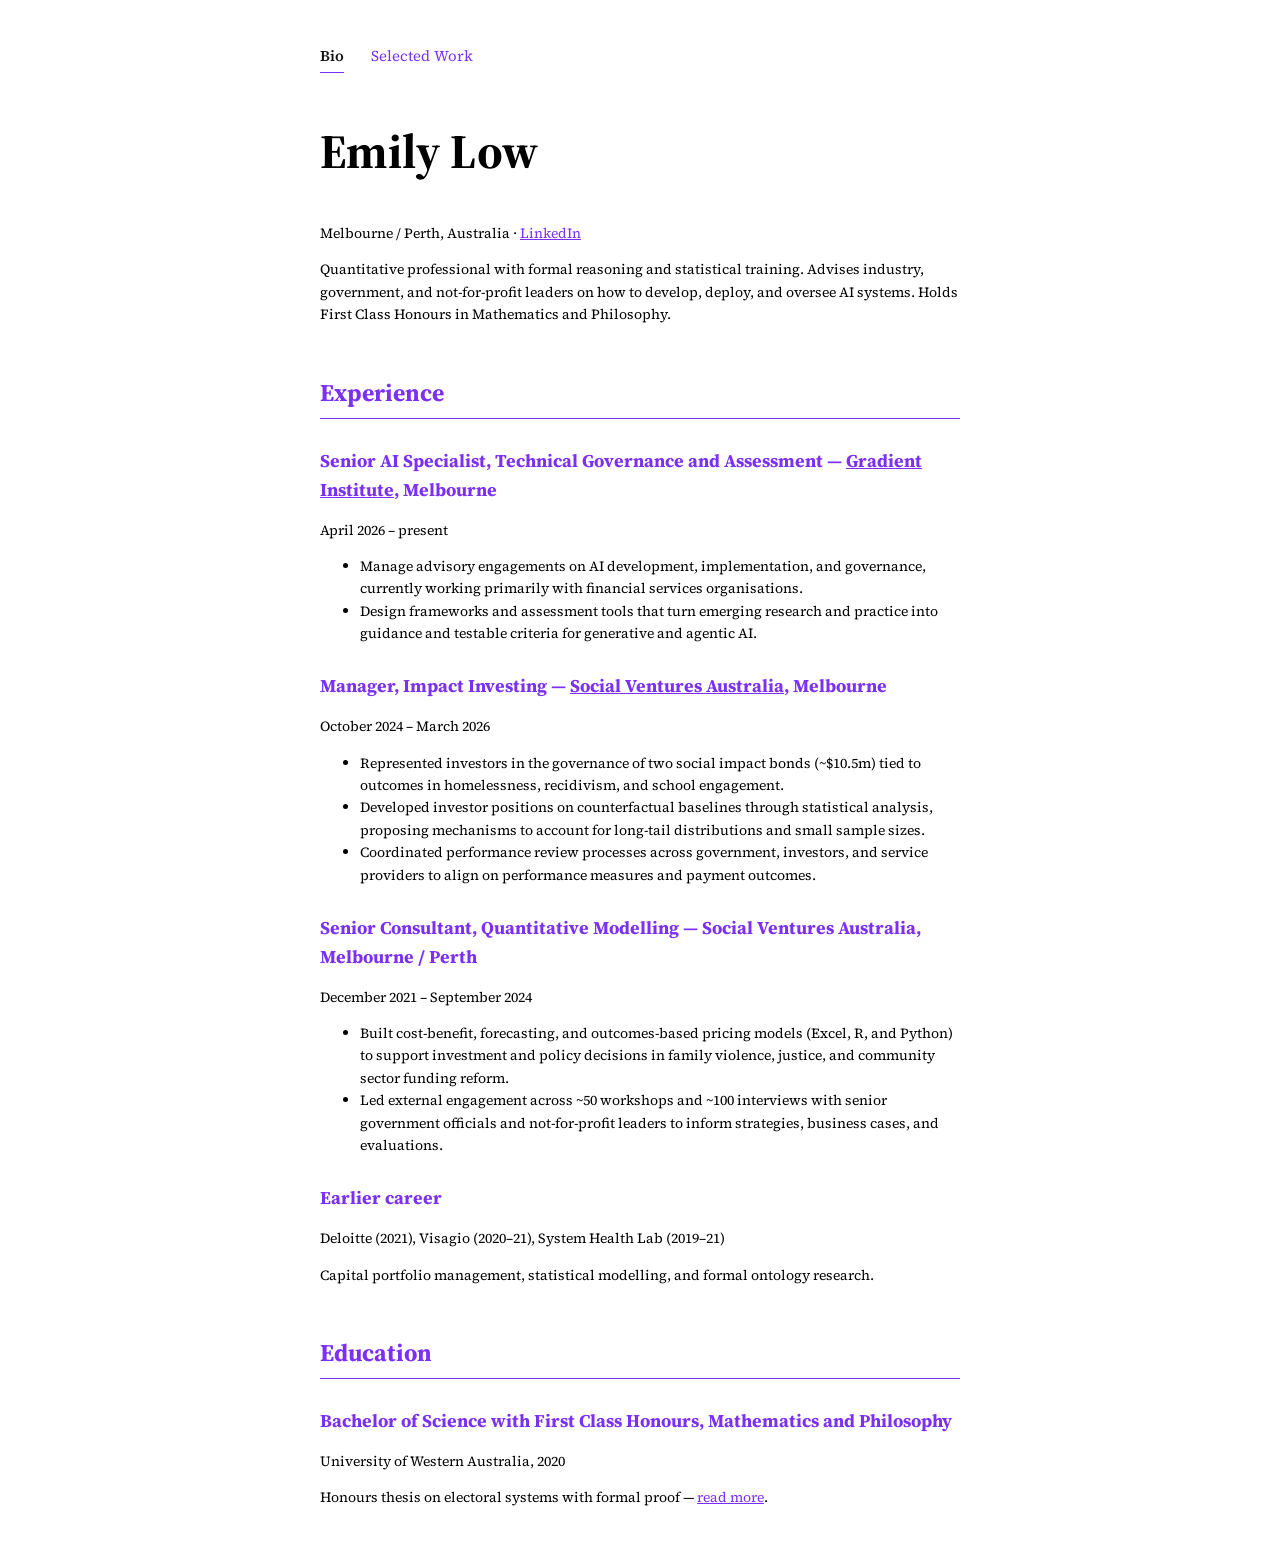
<file: index.html>
<!DOCTYPE html>
<html>
<head>
  <title>Emily Low</title>
  <link rel="stylesheet" href="style.css">
  <link href="https://fonts.googleapis.com/css2?family=Source+Serif+4:wght@400;600&display=swap" rel="stylesheet">
</head>
<body>
  <nav>
  <a href="index.html" class="nav-box" aria-current="page">Bio</a>
  <a href="selectedwork.html" class="nav-box">Selected Work</a>
</nav>
  <h1>Emily Low</h1>
  <p>Melbourne / Perth, Australia · <a href="https://www.linkedin.com/in/emily-low30" target="_blank" rel="noopener">LinkedIn</a></p>
  <p>Quantitative professional with formal reasoning and statistical training. Advises industry, government, and not-for-profit leaders on how to develop, deploy, and oversee AI systems. Holds First Class Honours in Mathematics and Philosophy.</p>

  <h2>Experience</h2>

  <h3>Senior AI Specialist, Technical Governance and Assessment — <a href="https://www.gradientinstitute.org/" target="_blank" rel="noopener">Gradient Institute</a>, Melbourne</h3>
  <p>April 2026 – present</p>
  <ul>
    <li>Manage advisory engagements on AI development, implementation, and governance, currently working primarily with financial services organisations.</li>
    <li>Design frameworks and assessment tools that turn emerging research and practice into guidance and testable criteria for generative and agentic AI.</li>
  </ul>

  <h3>Manager, Impact Investing — <a href="https://www.socialventures.org.au/" target="_blank" rel="noopener">Social Ventures Australia</a>, Melbourne</h3>
  <p>October 2024 – March 2026</p>
  <ul>
    <li>Represented investors in the governance of two social impact bonds (~$10.5m) tied to outcomes in homelessness, recidivism, and school engagement.</li>
    <li>Developed investor positions on counterfactual baselines through statistical analysis, proposing mechanisms to account for long-tail distributions and small sample sizes.</li>
    <li>Coordinated performance review processes across government, investors, and service providers to align on performance measures and payment outcomes.</li>
  </ul>

  <h3>Senior Consultant, Quantitative Modelling — Social Ventures Australia, Melbourne / Perth</h3>
  <p>December 2021 – September 2024</p>
  <ul>
    <li>Built cost-benefit, forecasting, and outcomes-based pricing models (Excel, R, and Python) to support investment and policy decisions in family violence, justice, and community sector funding reform.</li>
    <li>Led external engagement across ~50 workshops and ~100 interviews with senior government officials and not-for-profit leaders to inform strategies, business cases, and evaluations.</li>
  </ul>

  <h3>Earlier career</h3>
  <p>Deloitte (2021), Visagio (2020–21), System Health Lab (2019–21)</p>
  <p>Capital portfolio management, statistical modelling, and formal ontology research.</p>

  <h2>Education</h2>
  <h3>Bachelor of Science with First Class Honours, Mathematics and Philosophy</h3>
  <p>University of Western Australia, 2020</p>
  <p>Honours thesis on electoral systems with formal proof — <a href="selectedwork.html#thesis">read more</a>.</p>

</body>
</html>
</file>
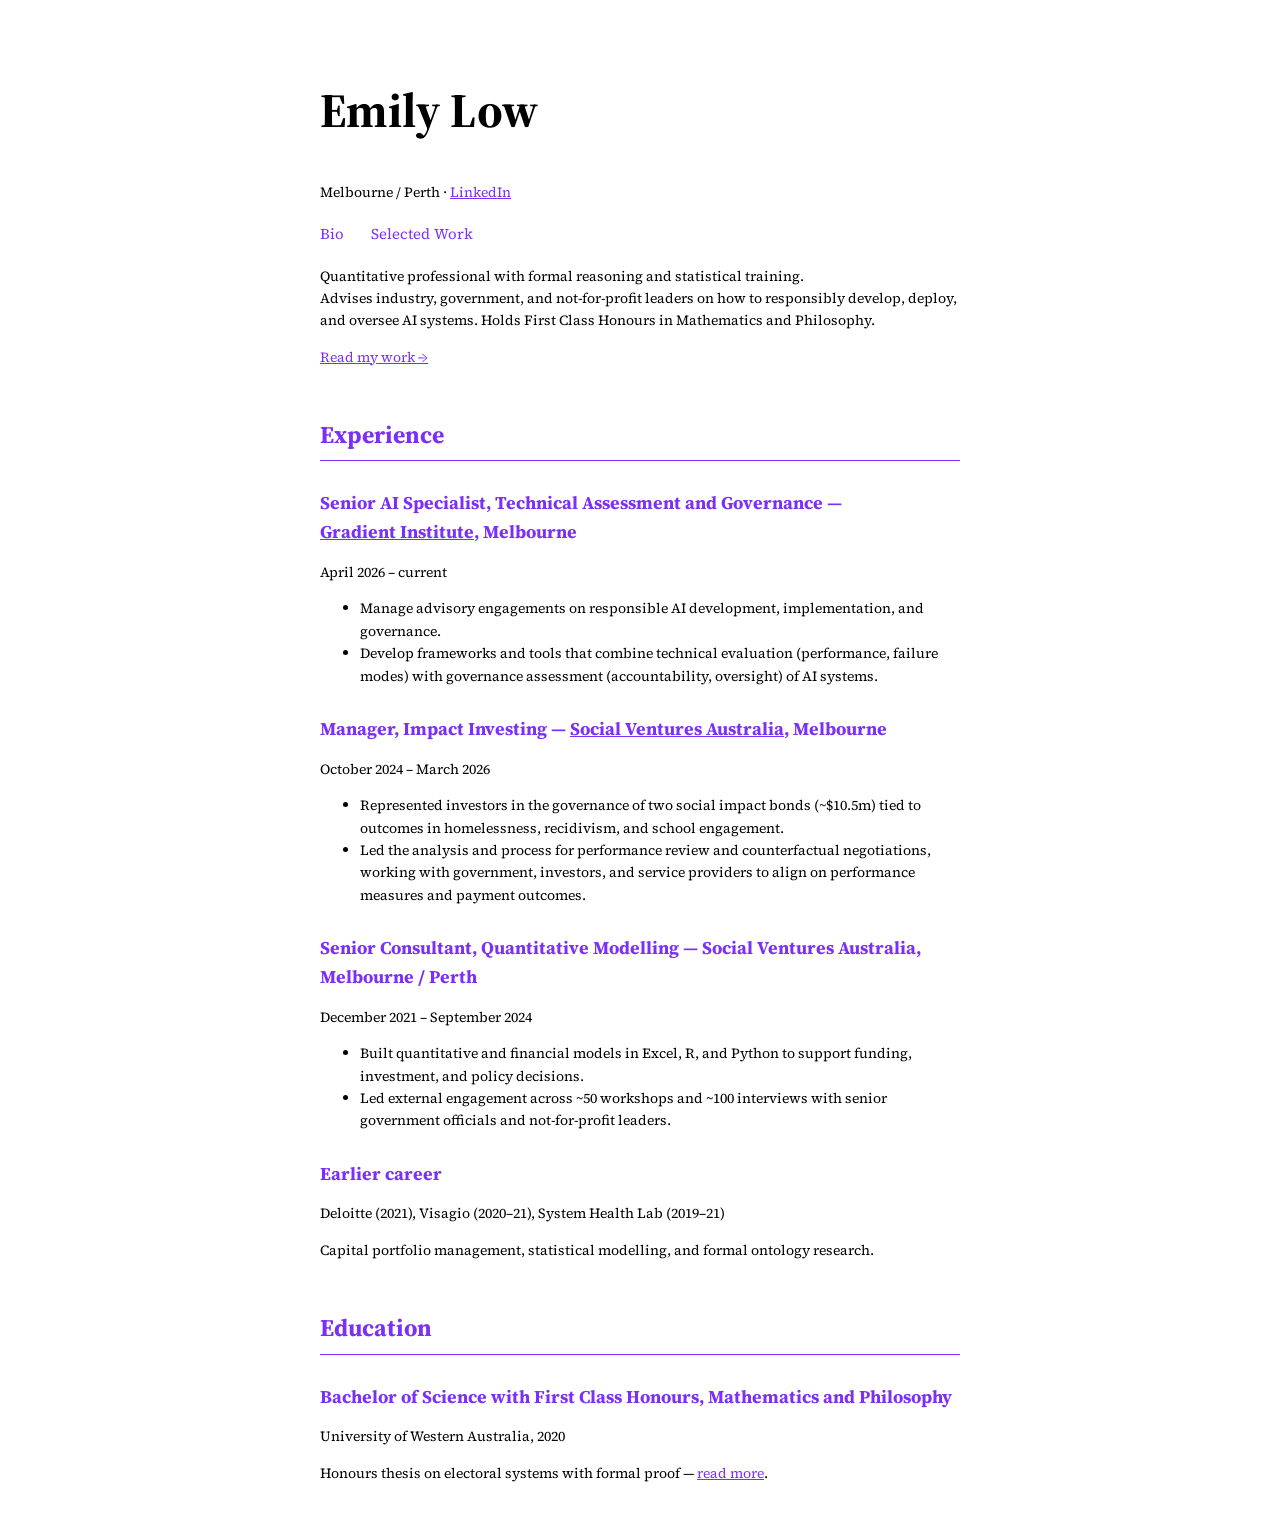
<file: bio.html>
<!DOCTYPE html>
<html>
<head>
  <title>Emily Low</title>
  <link rel="stylesheet" href="style.css">
  <link href="https://fonts.googleapis.com/css2?family=Source+Serif+4:wght@400;600&display=swap" rel="stylesheet">
</head>
<body>
  <h1>Emily Low</h1>
  <p>Melbourne / Perth · <a href="https://www.linkedin.com/in/emily-low30" target="_blank" rel="noopener">LinkedIn</a></p>
  <p>
  <a href="bio.html" class="nav-box">Bio</a>
  <a href="selectedwork.html" class="nav-box">Selected Work</a>
</p>
  <p>Quantitative professional with formal reasoning and statistical training. <br>Advises industry, government, and not-for-profit leaders on how to responsibly develop, deploy, and oversee AI systems. Holds First Class Honours in Mathematics and Philosophy.</p>

  <p><a href="writing.html">Read my work →</a></p>

  <h2>Experience</h2>

  <h3>Senior AI Specialist, Technical Assessment and Governance — <br><a href="https://www.gradientinstitute.org/" target="_blank" rel="noopener">Gradient Institute</a>, Melbourne</h3>
  <p>April 2026 – current</p>
  <ul>
    <li>Manage advisory engagements on responsible AI development, implementation, and governance.</li>
    <li>Develop frameworks and tools that combine technical evaluation (performance, failure modes) with governance assessment (accountability, oversight) of AI systems.</li>
  </ul>

 <h3>Manager, Impact Investing — <a href="https://www.socialventures.org.au/" target="_blank" rel="noopener">Social Ventures Australia</a>, Melbourne</h3>
  <p>October 2024 – March 2026</p>
  <ul>
    <li>Represented investors in the governance of two social impact bonds (~$10.5m) tied to outcomes in homelessness, recidivism, and school engagement.</li>
    <li>Led the analysis and process for performance review and counterfactual negotiations, working with government, investors, and service providers to align on performance measures and payment outcomes.</li>
  </ul>

  <h3>Senior Consultant, Quantitative Modelling — Social Ventures Australia, Melbourne / Perth</h3>
  <p>December 2021 – September 2024</p>
  <ul>
    <li>Built quantitative and financial models in Excel, R, and Python to support funding, investment, and policy decisions.</li>
    <li>Led external engagement across ~50 workshops and ~100 interviews with senior government officials and not-for-profit leaders.</li>
  </ul>

  <h3>Earlier career</h3>
  <p>Deloitte (2021), Visagio (2020–21), System Health Lab (2019–21)</p>
  <p>Capital portfolio management, statistical modelling, and formal ontology research.</p>

  <h2>Education</h2>
  <h3>Bachelor of Science with First Class Honours, Mathematics and Philosophy</h3>
  <p>University of Western Australia, 2020</p>
  <p>Honours thesis on electoral systems with formal proof — <a href="writing.html">read more</a>.</p>

</body>
</html>
</file>
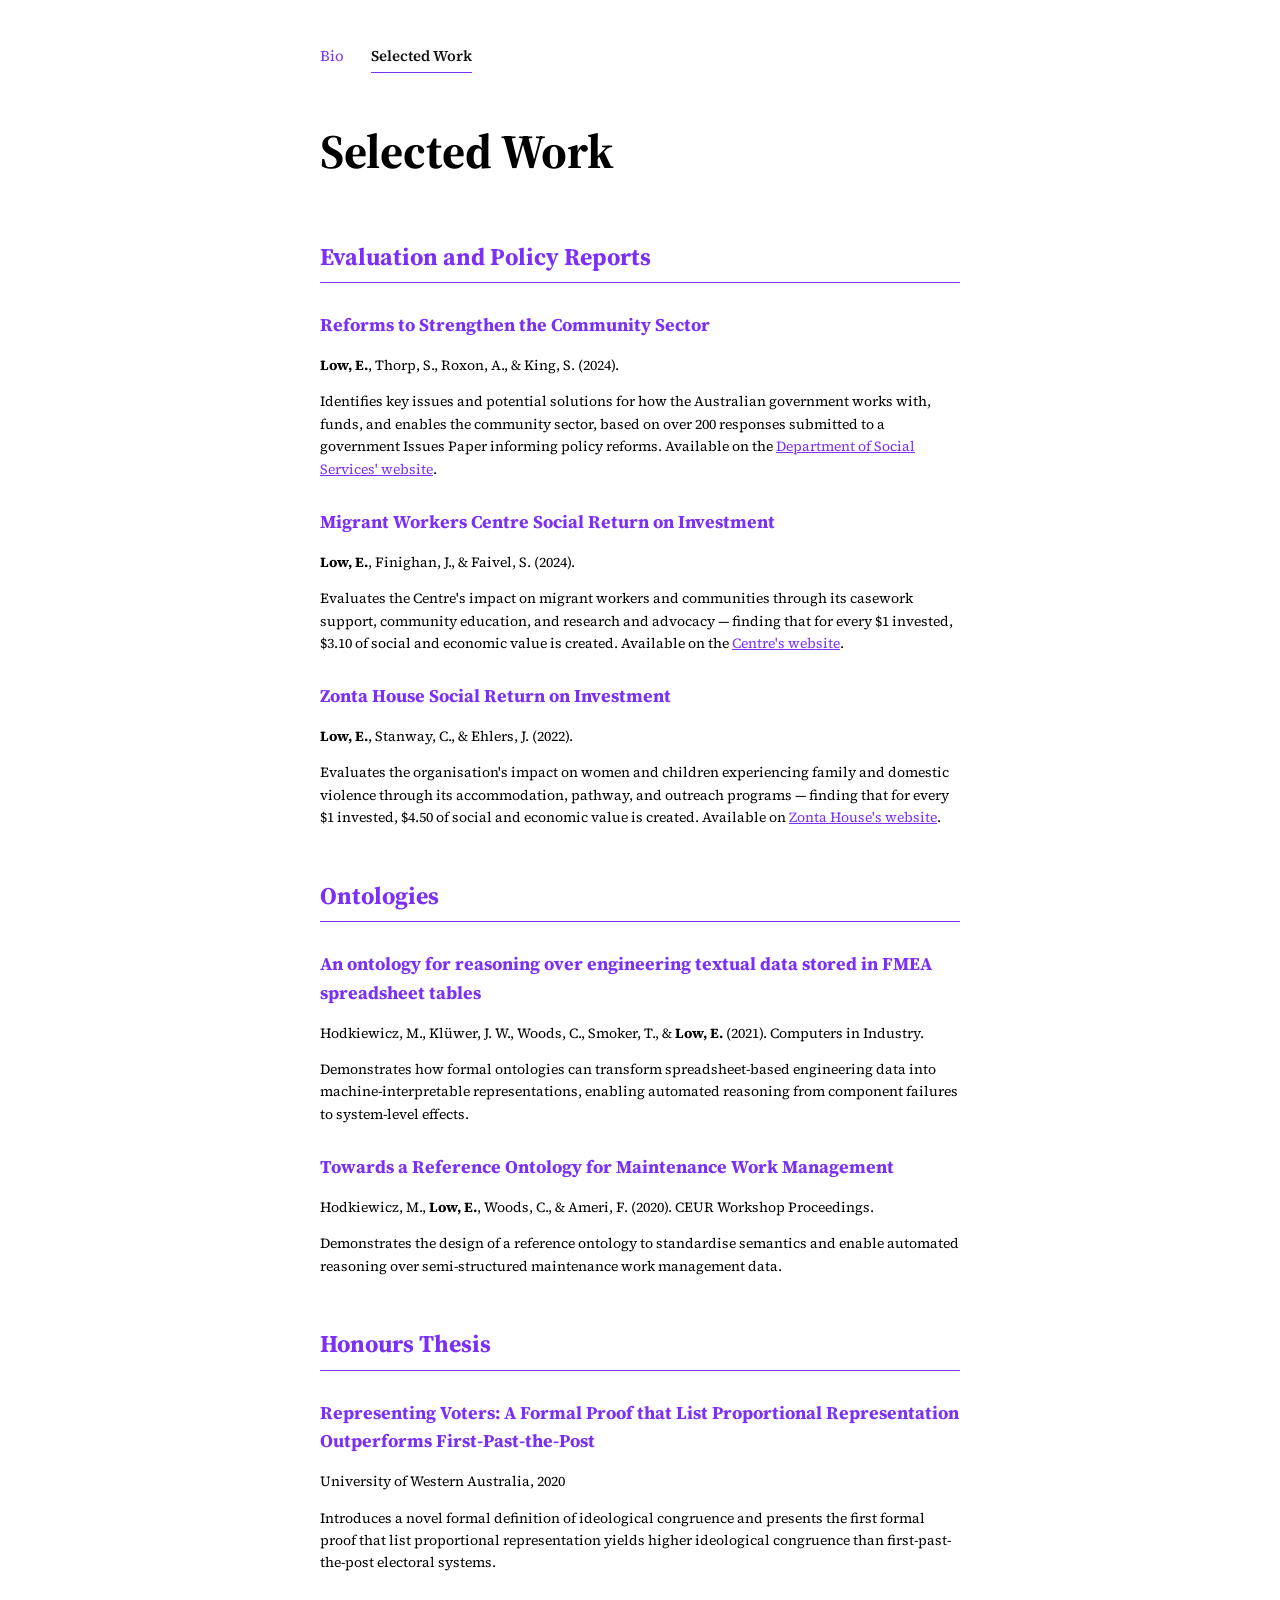
<file: selectedwork.html>
<!DOCTYPE html>
<html>
<head>
  <title>Selected Work — Emily Low</title>
  <link href="https://fonts.googleapis.com/css2?family=Source+Serif+4:wght@400;600&display=swap" rel="stylesheet">
  <link rel="stylesheet" href="style.css">
</head>
<body>
    <nav>
  <a href="index.html" class="nav-box">Bio</a>
  <a href="selectedwork.html" class="nav-box" aria-current="page">Selected Work</a>
</nav>
  <h1>Selected Work</h1>

  <h2>Evaluation and Policy Reports</h2>

  <h3>Reforms to Strengthen the Community Sector</h3>
  <p><strong>Low, E.</strong>, Thorp, S., Roxon, A., &amp; King, S. (2024).</p>
  <p>Identifies key issues and potential solutions for how the Australian government works with, funds, and enables the community sector, based on over 200 responses submitted to a government Issues Paper informing policy reforms. Available on the <a href="https://engage.dss.gov.au/wp-content/uploads/2024/05/summary-reportfinal23-april-2024.pdf" target="_blank" rel="noopener noreferrer">Department of Social Services' website</a>.</p>

  <h3>Migrant Workers Centre Social Return on Investment</h3>
  <p><strong>Low, E.</strong>, Finighan, J., &amp; Faivel, S. (2024).</p>
  <p>Evaluates the Centre's impact on migrant workers and communities through its casework support, community education, and research and advocacy &mdash; finding that for every $1 invested, $3.10 of social and economic value is created. Available on the <a href="https://www.migrantworkers.org.au/sroi_report" target="_blank" rel="noopener noreferrer">Centre's website</a>.</p>

  <h3>Zonta House Social Return on Investment</h3>
  <p><strong>Low, E.</strong>, Stanway, C., &amp; Ehlers, J. (2022).</p>
  <p>Evaluates the organisation's impact on women and children experiencing family and domestic violence through its accommodation, pathway, and outreach programs &mdash; finding that for every $1 invested, $4.50 of social and economic value is created. Available on <a href="https://zontahouse.org.au/about/impact/" target="_blank" rel="noopener noreferrer">Zonta House's website</a>.</p>

  <h2>Ontologies</h2>

  <h3>An ontology for reasoning over engineering textual data stored in FMEA spreadsheet tables</h3>
  <p>Hodkiewicz, M., Klüwer, J. W., Woods, C., Smoker, T., &amp; <strong>Low, E.</strong> (2021). Computers in Industry.</p>
  <p>Demonstrates how formal ontologies can transform spreadsheet-based engineering data into machine-interpretable representations, enabling automated reasoning from component failures to system-level effects.</p>

  <h3>Towards a Reference Ontology for Maintenance Work Management</h3>
  <p>Hodkiewicz, M., <strong>Low, E.</strong>, Woods, C., &amp; Ameri, F. (2020). CEUR Workshop Proceedings.</p>
  <p>Demonstrates the design of a reference ontology to standardise semantics and enable automated reasoning over semi-structured maintenance work management data.</p>

  <h2>Honours Thesis</h2>

  <h3 id="thesis">Representing Voters: A Formal Proof that List Proportional Representation Outperforms First-Past-the-Post</h3>
  <p>University of Western Australia, 2020</p>
  <p>Introduces a novel formal definition of ideological congruence and presents the first formal proof that list proportional representation yields higher ideological congruence than first-past-the-post electoral systems.</p>

</body>
</html>
</file>
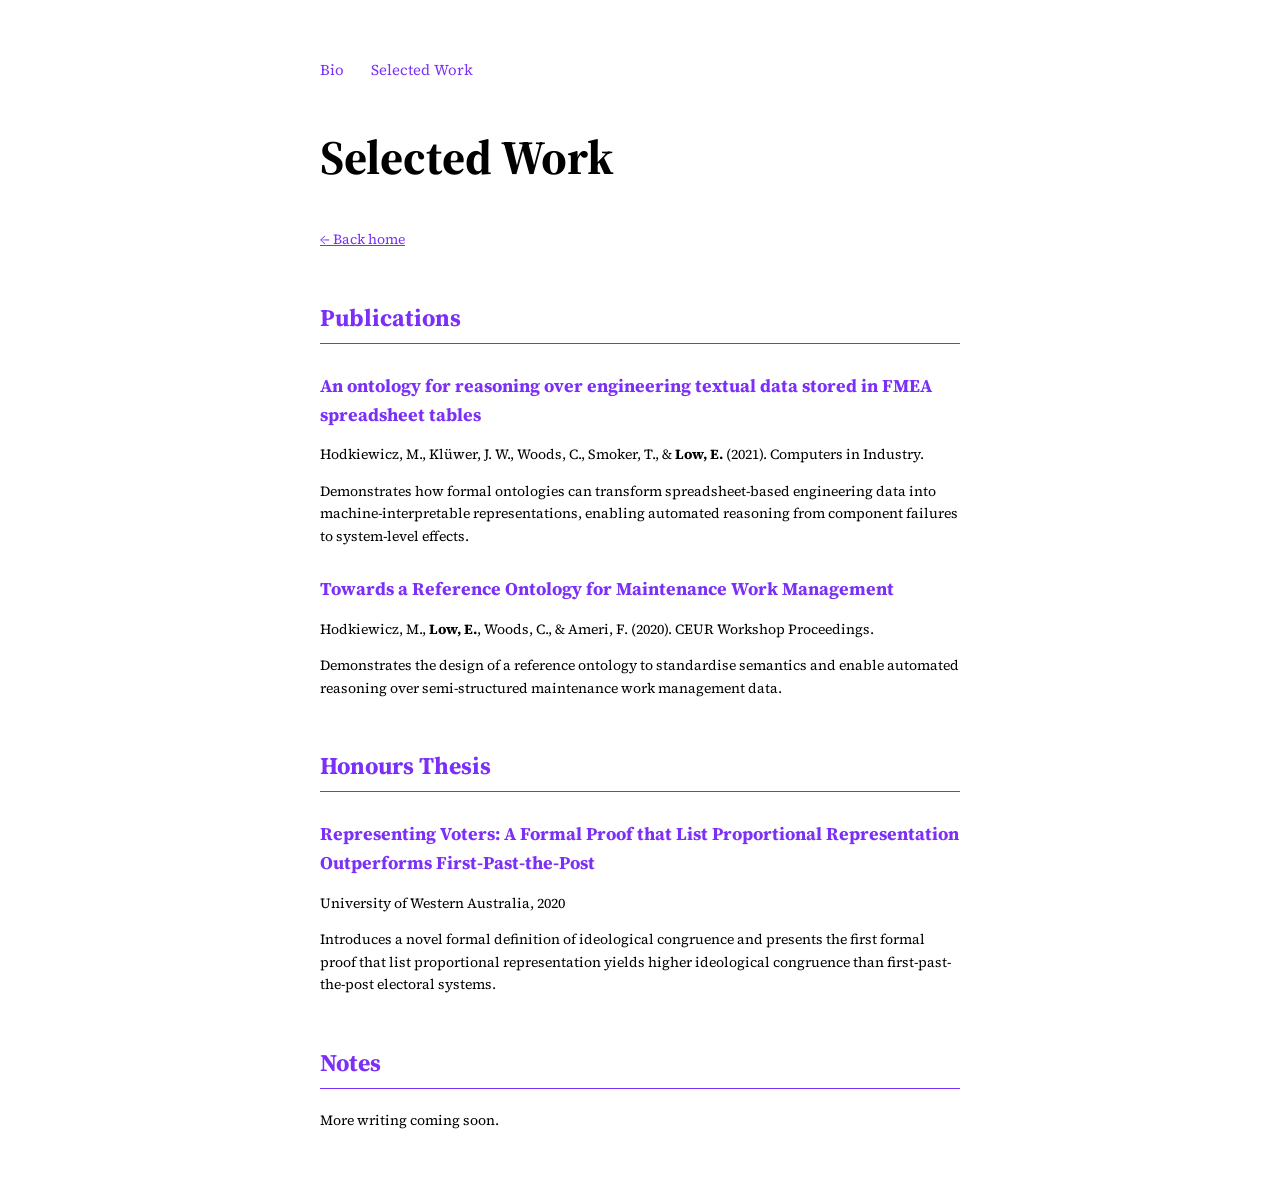
<file: writing.html>
<!DOCTYPE html>
<html>
<head>
  <title>Selected Work — Emily Low</title>
  <p>
  <a href="index.html" class="nav-box">Bio</a>
  <a href="writing.html" class="nav-box">Selected Work</a>
</p>
  <link href="https://fonts.googleapis.com/css2?family=Source+Serif+4:wght@400;600&display=swap" rel="stylesheet">
  <link rel="stylesheet" href="style.css">
</head>
<body>
  <h1>Selected Work</h1>
  <p><a href="index.html">← Back home</a></p>

  <h2>Publications</h2>

  <h3>An ontology for reasoning over engineering textual data stored in FMEA spreadsheet tables</h3>
  <p>Hodkiewicz, M., Klüwer, J. W., Woods, C., Smoker, T., &amp; <strong>Low, E.</strong> (2021). Computers in Industry.</p>
  <p>Demonstrates how formal ontologies can transform spreadsheet-based engineering data into machine-interpretable representations, enabling automated reasoning from component failures to system-level effects.</p>

  <h3>Towards a Reference Ontology for Maintenance Work Management</h3>
  <p>Hodkiewicz, M., <strong>Low, E.</strong>, Woods, C., &amp; Ameri, F. (2020). CEUR Workshop Proceedings.</p>
  <p>Demonstrates the design of a reference ontology to standardise semantics and enable automated reasoning over semi-structured maintenance work management data.</p>

  <h2>Honours Thesis</h2>

  <h3>Representing Voters: A Formal Proof that List Proportional Representation Outperforms First-Past-the-Post</h3>
  <p>University of Western Australia, 2020</p>
  <p>Introduces a novel formal definition of ideological congruence and presents the first formal proof that list proportional representation yields higher ideological congruence than first-past-the-post electoral systems.</p>

  <h2>Notes</h2>
  <p>More writing coming soon.</p>

</body>
</html>
</file>
<file: style.css>
:root {
  --accent: #7B2FF7;
}

a {
  color: var(--accent);
}

a:hover {
  text-decoration: underline;
  opacity: 0.8;
}

body {
  max-width: 640px;
  margin: 0 auto;
  font-family: "Source Serif 4", serif;
  font-size: 14px;
  line-height: 1.6;
  padding: 40px 20px;
}

h2 {
  font-size: 24px;
  margin-top: 48px;
  border-bottom: 1px solid var(--accent);
  padding-bottom: 6px;
  color: var(--accent);
}

h3 {
  font-size: 18px;
  margin-top: 28px;
  margin-bottom: 4px;
  color: var(--accent);
}
nav {
  margin-bottom: 40px;
}

.nav-box {
  display: inline-block;
  color: var(--accent);
  font-size: 15px;
  text-decoration: none;
  padding: 4px 0;
  margin-right: 24px;
  border-bottom: 1.5px solid transparent;
}

.nav-box:hover {
  border-bottom-color: var(--accent);
  text-decoration: none;
  opacity: 1;
}

.nav-box[aria-current="page"] {
  color: #111;
  font-weight: 600;
  border-bottom-color: var(--accent);
}

h1 {
  font-size: 48px;
  font-weight: 700;
}
</file>
